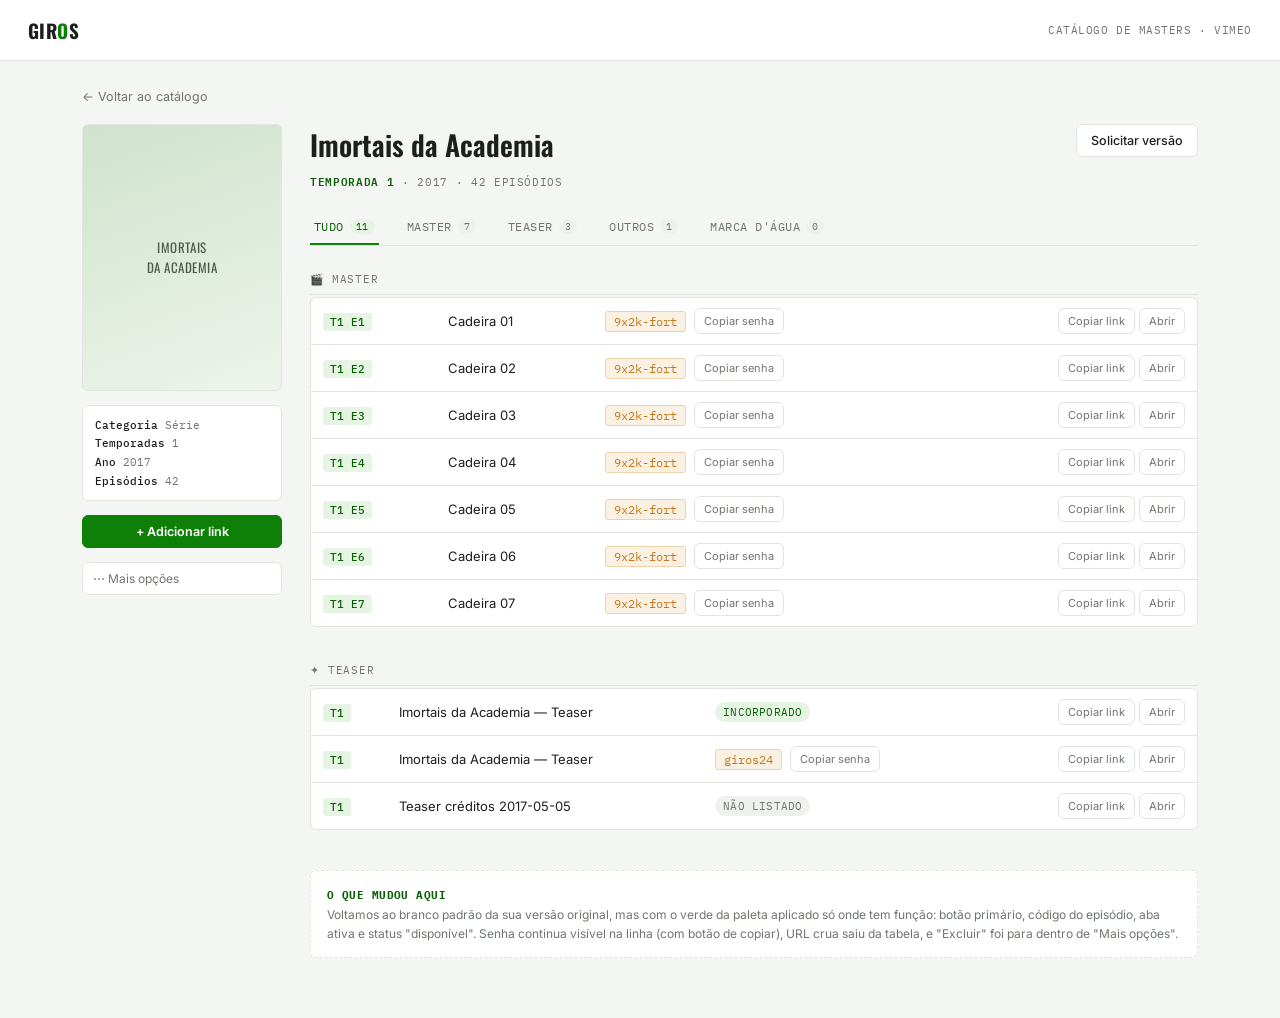
<file: mockup-projeto-revisado.html>
<!DOCTYPE html>
<html lang="pt-BR">
<head>
<meta charset="UTF-8">
<meta name="viewport" content="width=device-width, initial-scale=1.0">
<title>Giros — Imortais da Academia</title>
<style>
@import url('https://fonts.googleapis.com/css2?family=IBM+Plex+Mono:wght@400;500;600&family=Inter:wght@400;500;600;700&family=Oswald:wght@500;600;700&display=swap');

:root{
  --color1: #0e8008;
  --color2: #0b6006;
  --color3: #074004;
  --color4: #042002;
  --color5: #000000;

  --bg: #f4f6f4;
  --panel: #ffffff;
  --panel-2: #f0f7ef;
  --line: #e1e5e0;
  --text: #1c1f1c;
  --text-dim: #6f766e;
  --green: var(--color1);
  --green-dark: var(--color2);
  --green-tint: #e6f4e4;
  --amber: #c17a1f;
  --amber-tint: #fbf1e2;
  --red: #b8433a;
  --radius: 6px;
  --font-display: 'Oswald', sans-serif;
  --font-body: 'Inter', sans-serif;
  --font-mono: 'IBM Plex Mono', monospace;
}

*{ box-sizing: border-box; margin:0; padding:0; }
body{ background: var(--bg); color: var(--text); font-family: var(--font-body); font-size: 14px; }
button{ font-family: inherit; cursor: pointer; }
button:focus-visible, input:focus-visible, [tabindex]:focus-visible{
  outline: 2px solid var(--green); outline-offset: 2px;
}

/* topbar */
.topbar{
  display: flex; align-items: center; justify-content: space-between;
  padding: 16px 28px; border-bottom: 1px solid var(--line); background: var(--panel);
}
.brand{ font-family: var(--font-display); font-weight: 700; font-size: 19px; letter-spacing: 0.02em; color: var(--text); }
.brand span{ color: var(--green); }
.topbar-context{ font-family: var(--font-mono); font-size: 11px; color: var(--text-dim); text-transform: uppercase; letter-spacing: 0.05em; }

.btn{
  font-size: 12.5px; font-weight: 500; padding: 8px 14px; border-radius: var(--radius);
  border: 1px solid var(--line); background: var(--panel); color: var(--text);
}
.btn:hover{ border-color: #c7ccc6; background: #fafbfa; }
.btn-primary{ background: var(--green); color: #ffffff; border: 1px solid var(--green); font-weight: 600; }
.btn-primary:hover{ background: var(--green-dark); border-color: var(--green-dark); }

/* content */
.content{ padding: 26px 32px 60px; max-width: 1180px; margin: 0 auto; }

.back-link{
  display: inline-flex; align-items: center; gap: 6px;
  font-size: 12.5px; color: var(--text-dim); margin-bottom: 20px; text-decoration: none;
}
.back-link:hover{ color: var(--text); }

.project-layout{ display: grid; grid-template-columns: 200px 1fr; gap: 28px; }

/* poster column */
.poster-col{ display: flex; flex-direction: column; gap: 14px; }
.poster{
  width: 100%; aspect-ratio: 3/4; border-radius: var(--radius); overflow: hidden;
  background: linear-gradient(160deg, #cfe3cc, #eef4ec);
  display: flex; align-items: center; justify-content: center;
  border: 1px solid var(--line);
}
.poster-label{ font-family: var(--font-display); font-size: 13px; color: #4c5a49; text-align: center; padding: 10px; text-transform: uppercase; letter-spacing: 0.04em; }

.meta-block{ font-family: var(--font-mono); font-size: 11px; color: var(--text-dim); line-height: 1.7; background: var(--panel); border: 1px solid var(--line); border-radius: var(--radius); padding: 10px 12px; }
.meta-block strong{ color: var(--text); font-weight: 500; }

.menu-more{ position: relative; }
.menu-more-btn{
  width: 100%; text-align: left; background: var(--panel); border: 1px solid var(--line);
  color: var(--text-dim); font-size: 12px; padding: 8px 10px; border-radius: var(--radius);
}
.menu-more-btn:hover{ color: var(--text); border-color: #c7ccc6; }
.more-dropdown{
  margin-top: 6px; border: 1px solid var(--line); border-radius: var(--radius);
  background: var(--panel); display: none; overflow: hidden; box-shadow: 0 4px 14px rgba(0,0,0,0.06);
}
.more-dropdown.show{ display: block; }
.more-dropdown button{
  display: block; width: 100%; text-align: left; background: transparent; border: none;
  color: var(--text); font-size: 12.5px; padding: 9px 12px;
}
.more-dropdown button:hover{ background: var(--panel-2); }
.more-dropdown button.danger{ color: var(--red); }

/* main col */
.main-col{ min-width: 0; }

.project-header{
  display: flex; align-items: flex-start; justify-content: space-between;
  margin-bottom: 6px; gap: 16px;
}
.project-title{ font-family: var(--font-display); font-size: 28px; font-weight: 600; color: var(--text); }
.project-header-actions{ display: flex; gap: 8px; flex-shrink: 0; }

.season-line{
  font-family: var(--font-mono); font-size: 11px; color: var(--green-dark);
  text-transform: uppercase; letter-spacing: 0.06em; margin-bottom: 20px; font-weight: 600;
}
.season-line span{ color: var(--text-dim); font-weight: 400; }

/* tabs */
.tabs{ display: flex; gap: 4px; border-bottom: 1px solid var(--line); margin-bottom: 18px; }
.tab{
  font-family: var(--font-mono); font-size: 11.5px; text-transform: uppercase; letter-spacing: 0.04em;
  padding: 9px 4px; margin-right: 20px; color: var(--text-dim); border-bottom: 2px solid transparent;
  background: transparent; border-top: none; border-left: none; border-right: none;
  display: flex; align-items: center; gap: 6px;
}
.tab:hover{ color: var(--text); }
.tab.active{ color: var(--green-dark); border-bottom-color: var(--green); }
.tab-count{
  font-size: 10px; background: #eef1ee; color: var(--text-dim); padding: 1px 6px; border-radius: 999px;
}
.tab.active .tab-count{ background: var(--green-tint); color: var(--green-dark); }

/* group */
.group{ margin-bottom: 28px; }
.group-title{
  display: flex; align-items: center; justify-content: space-between;
  font-family: var(--font-mono); font-size: 10.5px; text-transform: uppercase; letter-spacing: 0.08em;
  color: var(--text-dim); padding: 8px 0; border-bottom: 1px solid var(--line); margin-bottom: 2px;
}

.table-wrap{ border: 1px solid var(--line); border-radius: var(--radius); overflow: hidden; background: var(--panel); }
table{ width: 100%; border-collapse: collapse; }
tbody tr{ border-bottom: 1px solid var(--line); }
tbody tr:last-child{ border-bottom: none; }
tbody tr:hover{ background: var(--panel-2); }
tbody td{ padding: 10px 12px; font-size: 13px; vertical-align: middle; }

.cell-code{
  font-family: var(--font-mono); font-size: 11px; color: var(--green-dark);
  background: var(--green-tint); padding: 2px 7px; border-radius: 3px; white-space: nowrap; font-weight: 500;
}

.cell-name{ color: var(--text); }

.pill{
  display: inline-flex; align-items: center; gap: 4px; font-family: var(--font-mono); font-size: 10.5px;
  padding: 3px 8px; border-radius: 999px; text-transform: uppercase; letter-spacing: 0.02em; white-space: nowrap;
}
.pill-open{ background: var(--green-tint); color: var(--green-dark); }
.pill-unlisted{ background: #eef1ee; color: var(--text-dim); }
.pill-embed{ background: var(--green-tint); color: var(--green-dark); }

.pass-cell{ display: flex; align-items: center; gap: 8px; }
.pass-value{
  font-family: var(--font-mono); font-size: 11.5px; color: var(--amber);
  background: var(--amber-tint); border: 1px solid #ecd3ab;
  padding: 2px 8px; border-radius: 3px;
}
.pass-none{ font-family: var(--font-mono); font-size: 11px; color: var(--text-dim); }

.row-actions{ display: flex; gap: 4px; justify-content: flex-end; }
.icon-btn{
  background: var(--panel); border: 1px solid var(--line); color: var(--text-dim);
  font-size: 11px; padding: 5px 9px; border-radius: var(--radius); font-family: var(--font-body);
  white-space: nowrap;
}
.icon-btn:hover{ color: var(--text); border-color: #c7ccc6; }

.toast{
  position: fixed; bottom: 24px; left: 50%; transform: translateX(-50%) translateY(20px);
  background: var(--text); color: #fff; border: 1px solid var(--text);
  padding: 10px 18px; border-radius: var(--radius); font-size: 12.5px; font-family: var(--font-mono);
  opacity: 0; pointer-events: none; transition: opacity 0.2s ease, transform 0.2s ease; z-index: 50;
}
.toast.show{ opacity: 1; transform: translateX(-50%) translateY(0); }

.annotation{
  margin-top: 40px; padding: 14px 16px; border: 1px dashed var(--line); border-radius: var(--radius);
  font-size: 12px; color: var(--text-dim); line-height: 1.6; background: var(--panel);
}
.annotation strong{ color: var(--green-dark); font-family: var(--font-mono); font-size: 11px; text-transform: uppercase; letter-spacing: 0.04em; }

@media (max-width: 720px){
  .project-layout{ grid-template-columns: 1fr; }
  .poster-col{ flex-direction: row; align-items: center; }
  .poster{ width: 100px; }
}
</style>
</head>
<body>

<div class="topbar">
  <div class="brand">GIR<span>O</span>S</div>
  <div class="topbar-context">Catálogo de Masters · Vimeo</div>
</div>

<div class="content">
  <a href="#" class="back-link">← Voltar ao catálogo</a>

  <div class="project-layout">

    <div class="poster-col">
      <div class="poster"><div class="poster-label">Imortais<br>da Academia</div></div>
      <div class="meta-block">
        <strong>Categoria</strong> Série<br>
        <strong>Temporadas</strong> 1<br>
        <strong>Ano</strong> 2017<br>
        <strong>Episódios</strong> 42
      </div>
      <button class="btn btn-primary" style="width:100%">+ Adicionar link</button>
      <div class="menu-more">
        <button class="menu-more-btn" id="moreBtn">⋯ Mais opções</button>
        <div class="more-dropdown" id="moreDropdown">
          <button>Editar projeto</button>
          <button>Duplicar</button>
          <button class="danger" id="deleteBtn">Excluir projeto</button>
        </div>
      </div>
    </div>

    <div class="main-col">
      <div class="project-header">
        <div class="project-title">Imortais da Academia</div>
        <div class="project-header-actions">
          <button class="btn">Solicitar versão</button>
        </div>
      </div>
      <div class="season-line">TEMPORADA 1 <span>· 2017 · 42 EPISÓDIOS</span></div>

      <div class="tabs">
        <button class="tab active">Tudo <span class="tab-count">11</span></button>
        <button class="tab">Master <span class="tab-count">7</span></button>
        <button class="tab">Teaser <span class="tab-count">3</span></button>
        <button class="tab">Outros <span class="tab-count">1</span></button>
        <button class="tab">Marca d'água <span class="tab-count">0</span></button>
      </div>

      <div class="group">
        <div class="group-title">🎬 Master</div>
        <div class="table-wrap">
          <table>
            <tbody id="masterBody"></tbody>
          </table>
        </div>
      </div>

      <div class="group">
        <div class="group-title">✦ Teaser</div>
        <div class="table-wrap">
          <table>
            <tbody id="teaserBody"></tbody>
          </table>
        </div>
      </div>

      <div class="annotation">
        <strong>O que mudou aqui</strong><br>
        Voltamos ao branco padrão da sua versão original, mas com o verde da paleta aplicado só onde tem função: botão primário, código do episódio, aba ativa e status "disponível". Senha continua visível na linha (com botão de copiar), URL crua saiu da tabela, e "Excluir" foi para dentro de "Mais opções".
      </div>
    </div>
  </div>
</div>

<div class="toast" id="toast">Link copiado</div>

<script>
const masterRows = [
  { code: 'T1 E1', name: 'Cadeira 01', senha: '9x2k-fort' },
  { code: 'T1 E2', name: 'Cadeira 02', senha: '9x2k-fort' },
  { code: 'T1 E3', name: 'Cadeira 03', senha: '9x2k-fort' },
  { code: 'T1 E4', name: 'Cadeira 04', senha: '9x2k-fort' },
  { code: 'T1 E5', name: 'Cadeira 05', senha: '9x2k-fort' },
  { code: 'T1 E6', name: 'Cadeira 06', senha: '9x2k-fort' },
  { code: 'T1 E7', name: 'Cadeira 07', senha: '9x2k-fort' },
];

const teaserRows = [
  { code: 'T1', name: 'Imortais da Academia — Teaser', status: 'embed' },
  { code: 'T1', name: 'Imortais da Academia — Teaser', senha: 'giros24' },
  { code: 'T1', name: 'Teaser créditos 2017-05-05', status: 'unlisted' },
];

function renderMaster(){
  const body = document.getElementById('masterBody');
  body.innerHTML = masterRows.map(r => `
    <tr>
      <td><span class="cell-code">${r.code}</span></td>
      <td class="cell-name">${r.name}</td>
      <td>
        <div class="pass-cell">
          <span class="pass-value">${r.senha}</span>
          <button class="icon-btn copy-pass">Copiar senha</button>
        </div>
      </td>
      <td>
        <div class="row-actions">
          <button class="icon-btn copy-link">Copiar link</button>
          <button class="icon-btn">Abrir</button>
        </div>
      </td>
    </tr>
  `).join('');
  body.querySelectorAll('.copy-pass').forEach(b => b.addEventListener('click', () => showToast('Senha copiada')));
  body.querySelectorAll('.copy-link').forEach(b => b.addEventListener('click', () => showToast('Link copiado')));
}

function renderTeaser(){
  const body = document.getElementById('teaserBody');
  body.innerHTML = teaserRows.map(r => `
    <tr>
      <td><span class="cell-code">${r.code}</span></td>
      <td class="cell-name">${r.name}</td>
      <td>
        ${r.senha
          ? `<div class="pass-cell"><span class="pass-value">${r.senha}</span><button class="icon-btn copy-pass">Copiar senha</button></div>`
          : r.status === 'embed'
            ? `<span class="pill pill-embed">Incorporado</span>`
            : `<span class="pill pill-unlisted">Não listado</span>`
        }
      </td>
      <td>
        <div class="row-actions">
          <button class="icon-btn copy-link">Copiar link</button>
          <button class="icon-btn">Abrir</button>
        </div>
      </td>
    </tr>
  `).join('');
  body.querySelectorAll('.copy-pass').forEach(b => b.addEventListener('click', () => showToast('Senha copiada')));
  body.querySelectorAll('.copy-link').forEach(b => b.addEventListener('click', () => showToast('Link copiado')));
}

function showToast(msg){
  const toast = document.getElementById('toast');
  toast.textContent = msg;
  toast.classList.add('show');
  setTimeout(() => toast.classList.remove('show'), 2000);
}

document.getElementById('moreBtn').addEventListener('click', () => {
  document.getElementById('moreDropdown').classList.toggle('show');
});
document.addEventListener('click', (e) => {
  if(!e.target.closest('.menu-more')) document.getElementById('moreDropdown').classList.remove('show');
});

renderMaster();
renderTeaser();
</script>

</body>
</html>
</file>
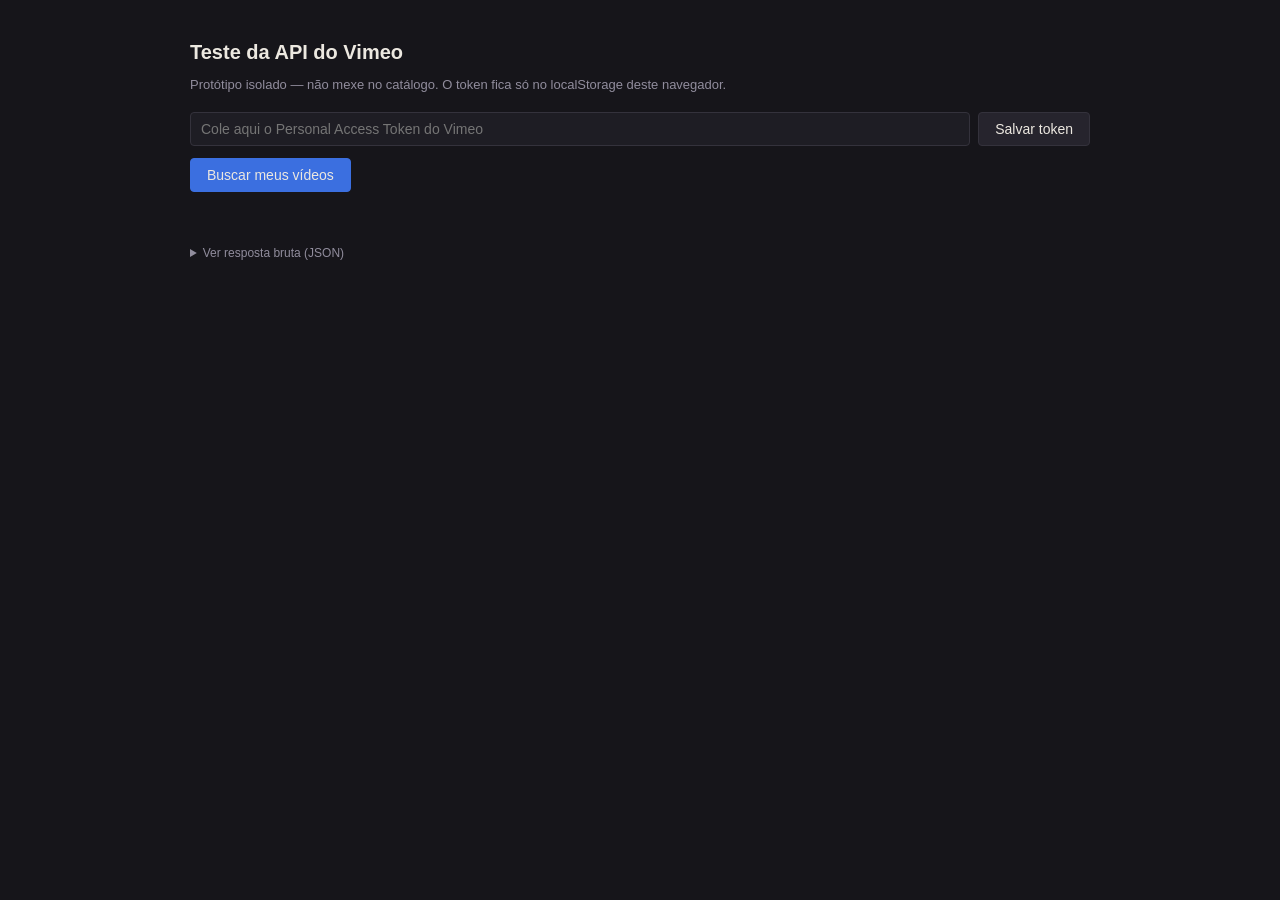
<file: vimeo-teste.html>
<!DOCTYPE html>
<html lang="pt-BR">
<head>
<meta charset="UTF-8">
<title>Giros — Teste API Vimeo</title>
<style>
  body { font-family: -apple-system, sans-serif; background:#16151a; color:#ece8e0; padding:28px; max-width:900px; margin:0 auto; }
  h1 { font-size:20px; margin-bottom:4px; }
  p.hint { color:#918d9d; font-size:13px; margin-bottom:20px; }
  .row { display:flex; gap:8px; margin-bottom:12px; }
  input[type=password], input[type=text] {
    flex:1; padding:8px 10px; border-radius:4px; border:1px solid #34323c;
    background:#1e1d24; color:#ece8e0; font-size:14px;
  }
  button {
    padding:8px 16px; border-radius:4px; border:1px solid #34323c;
    background:#26242d; color:#ece8e0; cursor:pointer; font-size:14px;
  }
  button:hover { background:#34323c; }
  button.primary { background:#3b6fe0; border-color:#3b6fe0; }
  #status { font-size:13px; margin-bottom:16px; min-height:18px; }
  #status.erro { color:#e0645a; }
  #status.ok { color:#6ea896; }
  table { width:100%; border-collapse:collapse; font-size:13px; }
  td, th { padding:8px 10px; border-bottom:1px solid #34323c; text-align:left; vertical-align:top; }
  th { color:#918d9d; font-weight:600; text-transform:uppercase; font-size:11px; }
  a { color:#3b6fe0; }
  code { background:#26242d; padding:1px 5px; border-radius:3px; font-size:12px; }
  details { margin-top:24px; }
  pre { background:#1e1d24; padding:12px; border-radius:4px; overflow-x:auto; font-size:12px; }
</style>
</head>
<body>

<h1>Teste da API do Vimeo</h1>
<p class="hint">Protótipo isolado — não mexe no catálogo. O token fica só no localStorage deste navegador.</p>

<div class="row">
  <input type="password" id="token" placeholder="Cole aqui o Personal Access Token do Vimeo">
  <button id="btn-salvar">Salvar token</button>
</div>

<div class="row">
  <button class="primary" id="btn-buscar">Buscar meus vídeos</button>
</div>

<div id="status"></div>

<table id="tabela" style="display:none">
  <thead>
    <tr><th>Nome</th><th>Privacidade</th><th>Duração</th><th>Link</th><th>vimeo_id</th></tr>
  </thead>
  <tbody id="tbody"></tbody>
</table>

<details>
  <summary style="cursor:pointer;color:#918d9d;font-size:12px;margin-top:20px">Ver resposta bruta (JSON)</summary>
  <pre id="raw"></pre>
</details>

<script>
const TOKEN_KEY = "vimeo_pat_teste";

const tokenInput = document.getElementById("token");
const statusEl = document.getElementById("status");
const tabela = document.getElementById("tabela");
const tbody = document.getElementById("tbody");
const rawEl = document.getElementById("raw");

const tokenSalvo = localStorage.getItem(TOKEN_KEY);
if (tokenSalvo) tokenInput.value = tokenSalvo;

document.getElementById("btn-salvar").addEventListener("click", () => {
  const t = tokenInput.value.trim();
  if (!t) { setStatus("Cole um token antes de salvar.", "erro"); return; }
  localStorage.setItem(TOKEN_KEY, t);
  setStatus("Token salvo neste navegador.", "ok");
});

document.getElementById("btn-buscar").addEventListener("click", buscarVideos);

function setStatus(msg, tipo) {
  statusEl.textContent = msg;
  statusEl.className = tipo || "";
}

function formatDuracao(segundos) {
  if (!segundos && segundos !== 0) return "—";
  const m = Math.floor(segundos / 60), s = segundos % 60;
  return m + "min " + String(s).padStart(2, "0") + "s";
}

function extrairVimeoId(uri) {
  const m = String(uri || "").match(/\/videos\/(\d+)/);
  return m ? m[1] : "—";
}

async function buscarVideos() {
  const token = tokenInput.value.trim() || localStorage.getItem(TOKEN_KEY);
  if (!token) { setStatus("Cole e salve o token primeiro.", "erro"); return; }
  localStorage.setItem(TOKEN_KEY, token); // garante que fica salvo mesmo sem clicar em "Salvar token"

  const btn = document.getElementById("btn-buscar");
  if (btn.disabled) return;
  btn.disabled = true;

  setStatus("Buscando...", "");
  tabela.style.display = "none";
  rawEl.textContent = "";

  try {
    const resp = await fetch(
      "https://api.vimeo.com/me/videos?per_page=15&fields=uri,name,link,privacy.view,duration",
      {
        headers: {
          "Authorization": "Bearer " + token,
          "Accept": "application/vnd.vimeo.*+json;version=3.4"
        }
      }
    );

    if (!resp.ok) {
      const corpo = await resp.text();
      let msg = "";
      try { msg = JSON.parse(corpo).error || ""; } catch (_) {}
      if (resp.status === 401) {
        setStatus("Token inválido ou sem permissão (401). Confira se gerou com escopo Public + Private.", "erro");
      } else if (resp.status === 429) {
        setStatus("Limite de requisições da API atingido — espere cerca de 1 minuto e tente de novo.", "erro");
      } else {
        setStatus("Erro " + resp.status + (msg ? ": " + msg : "") + " — veja o JSON bruto abaixo.", "erro");
      }
      rawEl.textContent = corpo;
      return;
    }

    const data = await resp.json();
    rawEl.textContent = JSON.stringify(data, null, 2);

    if (!data.data || !data.data.length) {
      setStatus("Nenhum vídeo encontrado nessa conta.", "erro");
      return;
    }

    tbody.innerHTML = data.data.map(v => `
      <tr>
        <td>${escapeHtml(v.name || "(sem título)")}</td>
        <td>${escapeHtml(v.privacy && v.privacy.view || "—")}</td>
        <td>${formatDuracao(v.duration)}</td>
        <td><a href="${escapeHtml(v.link)}" target="_blank">${escapeHtml(v.link)}</a></td>
        <td><code>${extrairVimeoId(v.uri)}</code></td>
      </tr>
    `).join("");

    tabela.style.display = "table";
    setStatus(`${data.data.length} vídeo(s) encontrado(s) de um total de ${data.total || "?"} na conta.`, "ok");
  } catch (e) {
    setStatus("Falha de rede/CORS ao chamar a API — veja o console do navegador (F12).", "erro");
    console.error(e);
  } finally {
    btn.disabled = false;
  }
}

function escapeHtml(s) {
  return String(s == null ? "" : s)
    .replace(/&/g,"&amp;").replace(/</g,"&lt;").replace(/>/g,"&gt;").replace(/"/g,"&quot;");
}
</script>

</body>
</html>
</file>
